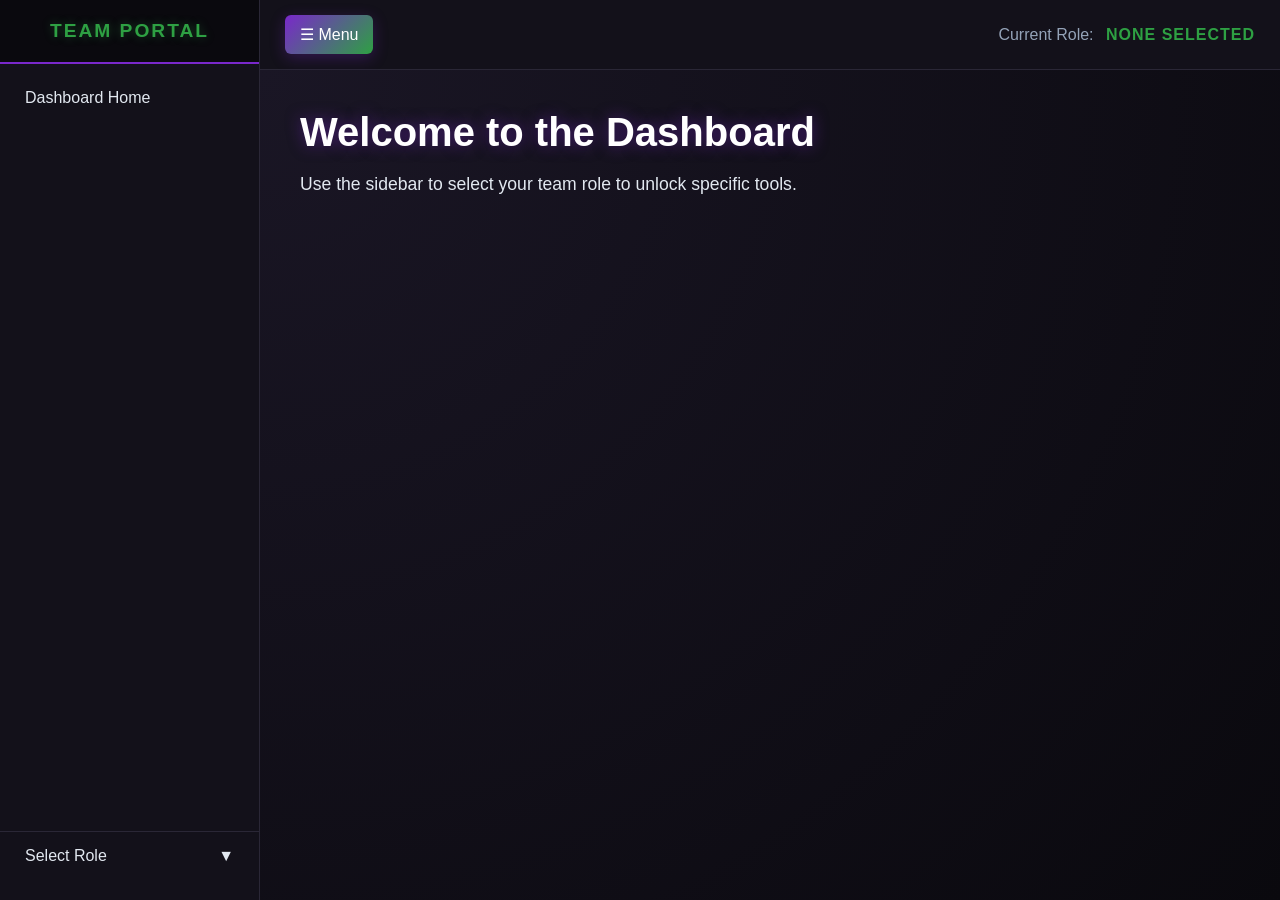
<file: Frontend/index.html>
<!DOCTYPE html>
<html lang="en">
<head>
    <meta charset="UTF-8">
    <meta name="viewport" content="width=device-width, initial-scale=1.0">
    <title>Team 4926 Dashboard</title>
    <link rel="stylesheet" href="style.css">
</head>
<body>
    <nav id="sidebar" class="sidebar">
        <div>
            <div class="sidebar-header">
                <h2>Team Portal</h2>
            </div>
            
            <ul class="nav-links">
                <li><a href="#">Dashboard Home</a></li>
                <li id="whiteboard-link" style="display: none;">
                    <a href="Drawing/drawing_Index.html">Whiteboard Tool</a>
                </li> 
                <li id="battery-link" style="display: none;">
                    <a href="Battery/battery_Index.html">Battery Status</a>
                </li> 
                <li id="pit_checklist-link" style="display: none;">
                    <a href="Pit_Checklist/pit_Checklist_Index.html">Pit Checklist</a>
                </li> 
                <li id="auton_draw-link" style="display: none;">
                    <a href="Auton_Draw/auton_Draw_Index.html">Autonomous Path Planner</a>
                </li> 
                <li id="strategy-link" style="display: none;">
                    <a href="Strategy/strategy_Index.html">Strategy Tool</a>
                </li> 
                <li id="pit_scout-link" style="display: none;">
                    <a href="Pit_Scout/pit_Scout_Index.html">Pit Scouting</a>
                </li> 
                <li id="strategy_dashboard-link" style="display: none;">
                    <a href="strategy_Dashboard/strategy_Dashboard_Index.html">Strategy Dashboard</a>
                </li> 
            </ul>
        </div>

        <div class="sidebar-bottom">
            <div class="dropdown-container">
                <button class="dropdown-btn" id="role-btn">
                    Select Role <span class="arrow">&#9660;</span>
                </button>
                <ul class="dropdown-menu" id="role-menu">
                    <li><a href="#" class="role-option" data-role="Pit Scout">Pit Scout</a></li>
                    <li><a href="#" class="role-option" data-role="Scout">Scout</a></li>
                    <li><a href="#" class="role-option" data-role="Lead Scout">Lead Scout</a></li>
                    <li><a href="#" class="role-option" data-role="Pit Crew">Pit Crew</a></li>
                    <li><a href="#" class="role-option" data-role="Drive Team">Drive Team</a></li>
                </ul>
            </div>
        </div>
    </nav>

    <main id="main-content" class="main-content">
        <header>
            <button id="toggle-btn" class="toggle-btn">&#9776; Menu</button>
            <div class="user-status">
                Current Role: <span id="current-role-display" class="highlight">None Selected</span>
            </div>
        </header>
        
        <div class="content-area">
            <h1>Welcome to the Dashboard</h1>
            <p>Use the sidebar to select your team role to unlock specific tools.</p>
        </div>
    </main>

    <script src="script.js"></script>
</body>
</html>
</file>
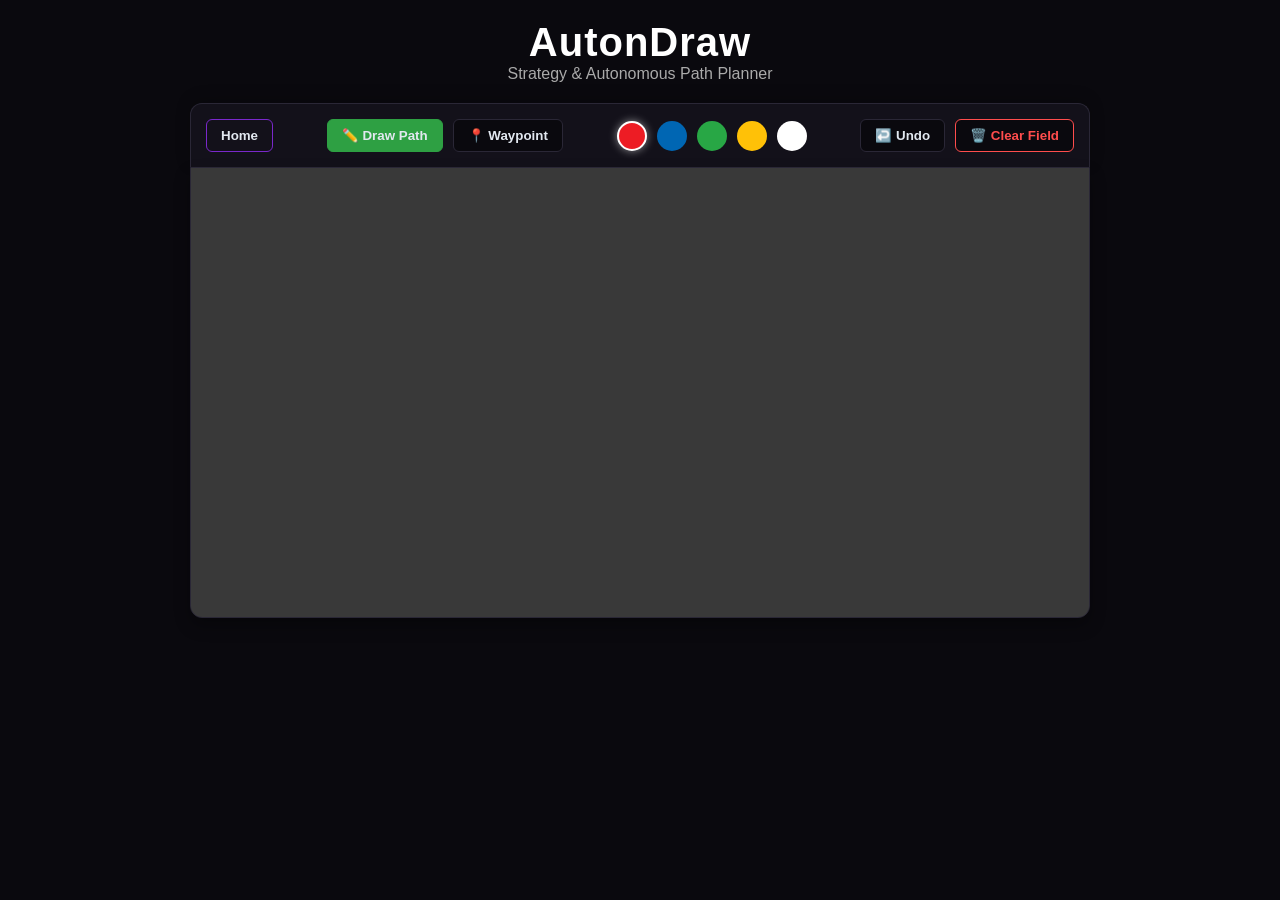
<file: Frontend/Auton_Draw/auton_Draw_Index.html>
<!DOCTYPE html>
<html lang="en">
<head>
  <meta charset="UTF-8">
  <meta name="viewport" content="width=device-width, initial-scale=1.0">
  <title>AutonDraw - FRC Path Planner</title>
  <link rel="stylesheet" href="auton_Draw_Style.css">
</head>
<body>

  <div class="container">
    <header>
      <h1>AutonDraw</h1>
      <p>Strategy & Autonomous Path Planner</p>
    </header>

    <div class="toolbar">

      <div class="tool-group">
        <button id="homeBtn" class="btn btn-home">Home</button>
      </div>
      
      <div class="tool-group">
        <button class="btn tool-btn active" data-tool="draw">✏️ Draw Path</button>
        <button class="btn tool-btn" data-tool="waypoint">📍 Waypoint</button>
      </div>

      <div class="tool-group">
        <button class="color-btn active" style="background-color: #ed1c24;" data-color="#ed1c24" title="Red Alliance"></button>
        <button class="color-btn" style="background-color: #0066b3;" data-color="#0066b3" title="Blue Alliance"></button>
        <button class="color-btn" style="background-color: #28a745;" data-color="#28a745" title="Green"></button>
        <button class="color-btn" style="background-color: #ffc107;" data-color="#ffc107" title="Yellow"></button>
        <button class="color-btn" style="background-color: #ffffff;" data-color="#ffffff" title="White"></button>
      </div>

      <div class="tool-group">
        <button class="btn" id="undoBtn">↩️ Undo</button>
        <button class="btn btn-clear" id="clearBtn">🗑️ Clear Field</button>
      </div>
    </div>

    <div class="canvas-container">
      <canvas id="fieldCanvas" width="800" height="400"></canvas>
    </div>
  </div>

  <script src="auton_Draw_Script.js"></script>
</body>
</html>
</file>
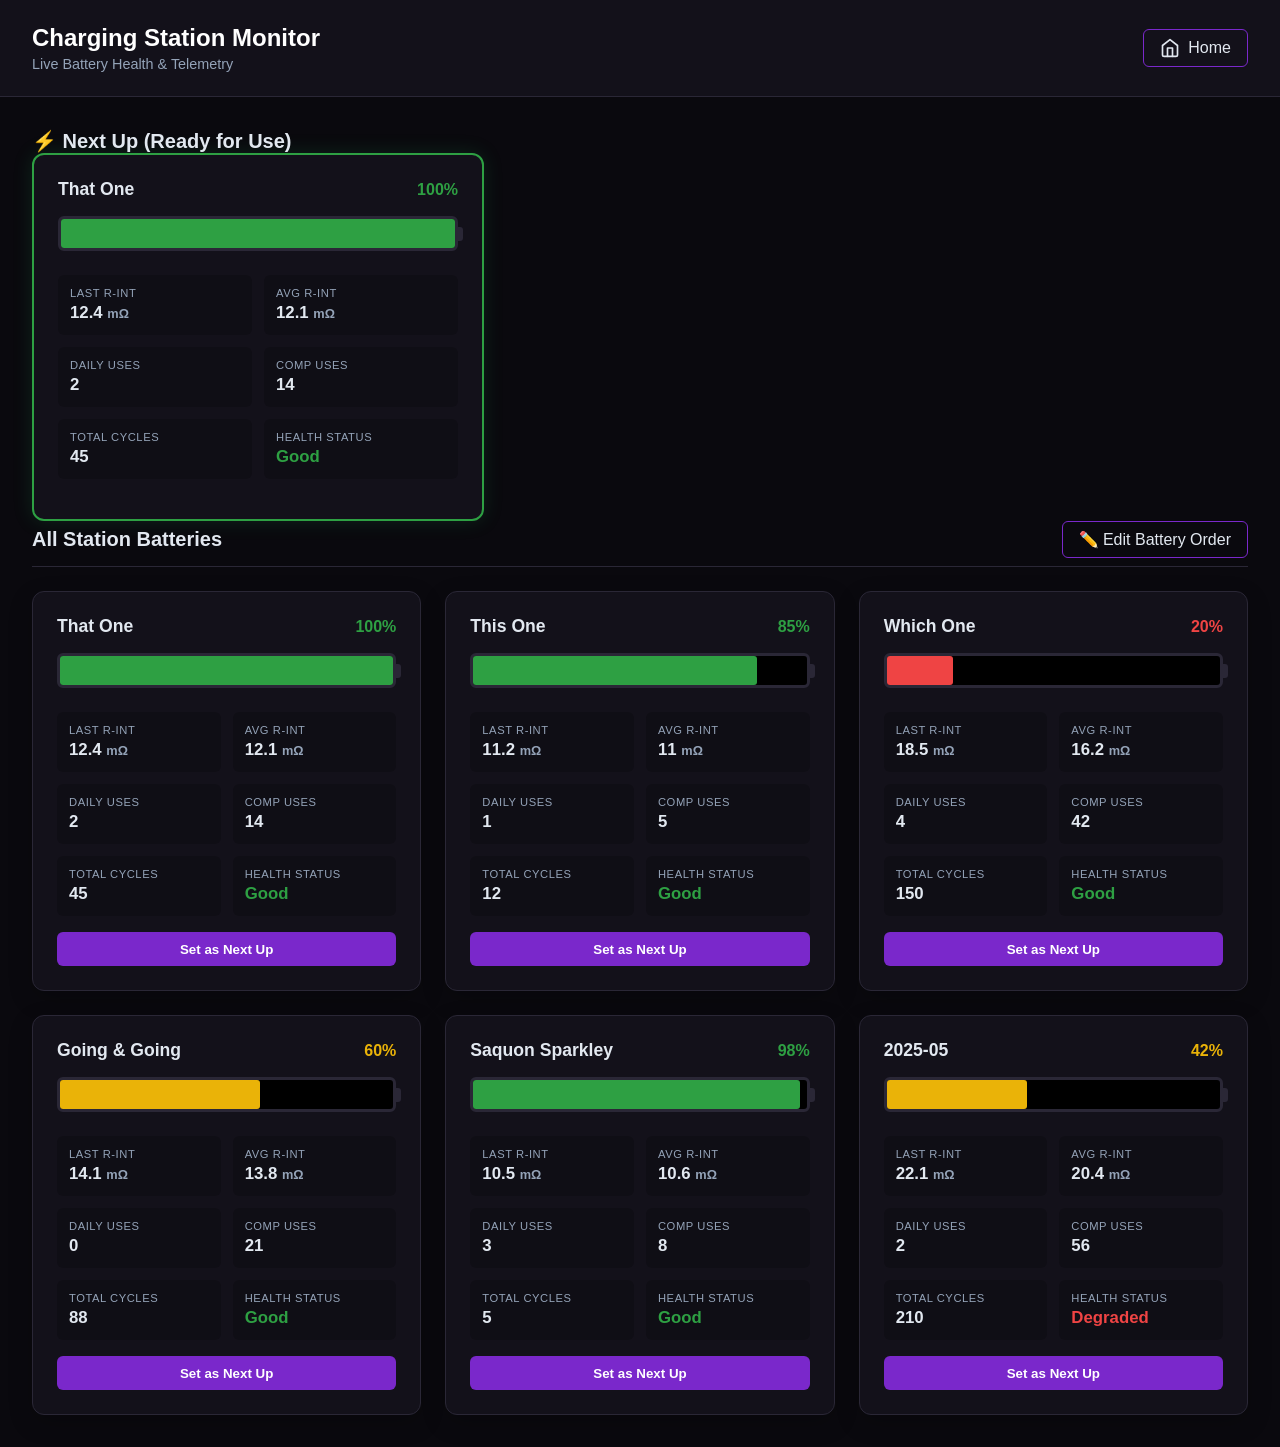
<file: Frontend/Battery/battery_Index.html>
<!DOCTYPE html>
<html lang="en">
<head>
    <meta charset="UTF-8">
    <meta name="viewport" content="width=device-width, initial-scale=1.0">
    <title>Battery Station Dashboard</title>
    <link rel="stylesheet" href="battery_Style.css">
</head>
<body>
    <header>
        <div class="header-titles">
            <h1>Charging Station Monitor</h1>
            <p class="subtitle">Live Battery Health & Telemetry</p>
        </div>
        <button class="home-btn" onclick="window.location.href='/Frontend/index.html'">
            <svg width="20" height="20" viewBox="0 0 24 24" fill="none" stroke="currentColor" stroke-width="2" stroke-linecap="round" stroke-linejoin="round"><path d="M3 9l9-7 9 7v11a2 2 0 0 1-2 2H5a2 2 0 0 1-2-2z"></path><polyline points="9 22 9 12 15 12 15 22"></polyline></svg>
            Home
        </button>
    </header>

    <main>
        <section class="next-up-section">
            <h2>⚡ Next Up (Ready for Use)</h2>
            <div id="next-up-container">
                </div>
        </section>

        <section class="grid-section">
            <div class="section-header">
                <h2>All Station Batteries</h2>
                <button id="edit-order-btn" class="action-btn" onclick="toggleEditMode()">
                    ✏️ Edit Battery Order
                </button>
            </div>
            <div id="battery-grid" class="grid">
                </div>
        </section>
    </main>

    <script src="battery_Script.js"></script>
</body>
</html>
</file>
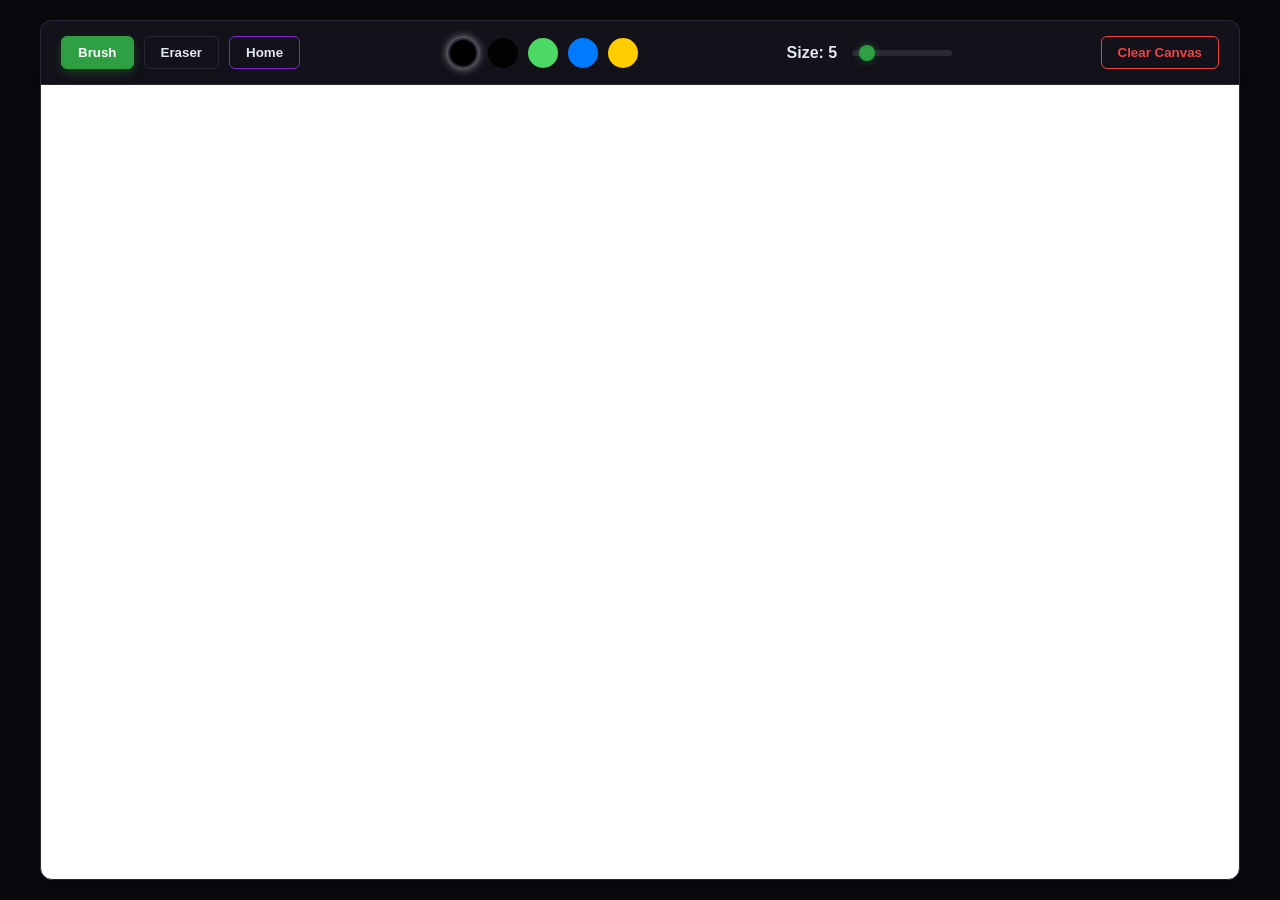
<file: Frontend/Drawing/drawing_Index.html>
<!DOCTYPE html>
<html lang="en">
<head>
    <meta charset="UTF-8">
    <meta name="viewport" content="width=device-width, initial-scale=1.0">
    <title>Team 4926 GalacTech Webapp</title>
    <link rel="stylesheet" href="drawing_Style.css">
</head>
<body>
    <div class="app-container">
        <div class="toolbar">
            <div class="tool-group">
                <button id="btn-brush" class="tool-btn active">Brush</button>
                <button id="btn-eraser" class="tool-btn">Eraser</button>
                <button id="btn-home" class="tool-btn" onclick="window.location.href='/Frontend/index.html'">Home</button>
            </div>
            
            <div class="tool-group colors">
                <div class="color-swatch active" style="background-color: #000000;" data-color="#000000"></div>
                <div class="color-swatch" style="background-color: #020202;" data-color="#FF3B30"></div>
                <div class="color-swatch" style="background-color: #4CD964;" data-color="#4CD964"></div>
                <div class="color-swatch" style="background-color: #007AFF;" data-color="#007AFF"></div>
                <div class="color-swatch" style="background-color: #FFCC00;" data-color="#FFCC00"></div>
            </div>

            <div class="tool-group">
                <label for="brush-size">Size: <span id="size-label">5</span></label>
                <input type="range" id="brush-size" min="1" max="50" value="5">
            </div>

            <div class="tool-group">
                <button id="btn-clear" class="action-btn">Clear Canvas</button>
            </div>
        </div>

        <div class="canvas-container">
            <canvas id="drawing-canvas"></canvas>
        </div>
    </div>

    <script src="drawing_Script.js"></script>
</body>
</html>
</file>
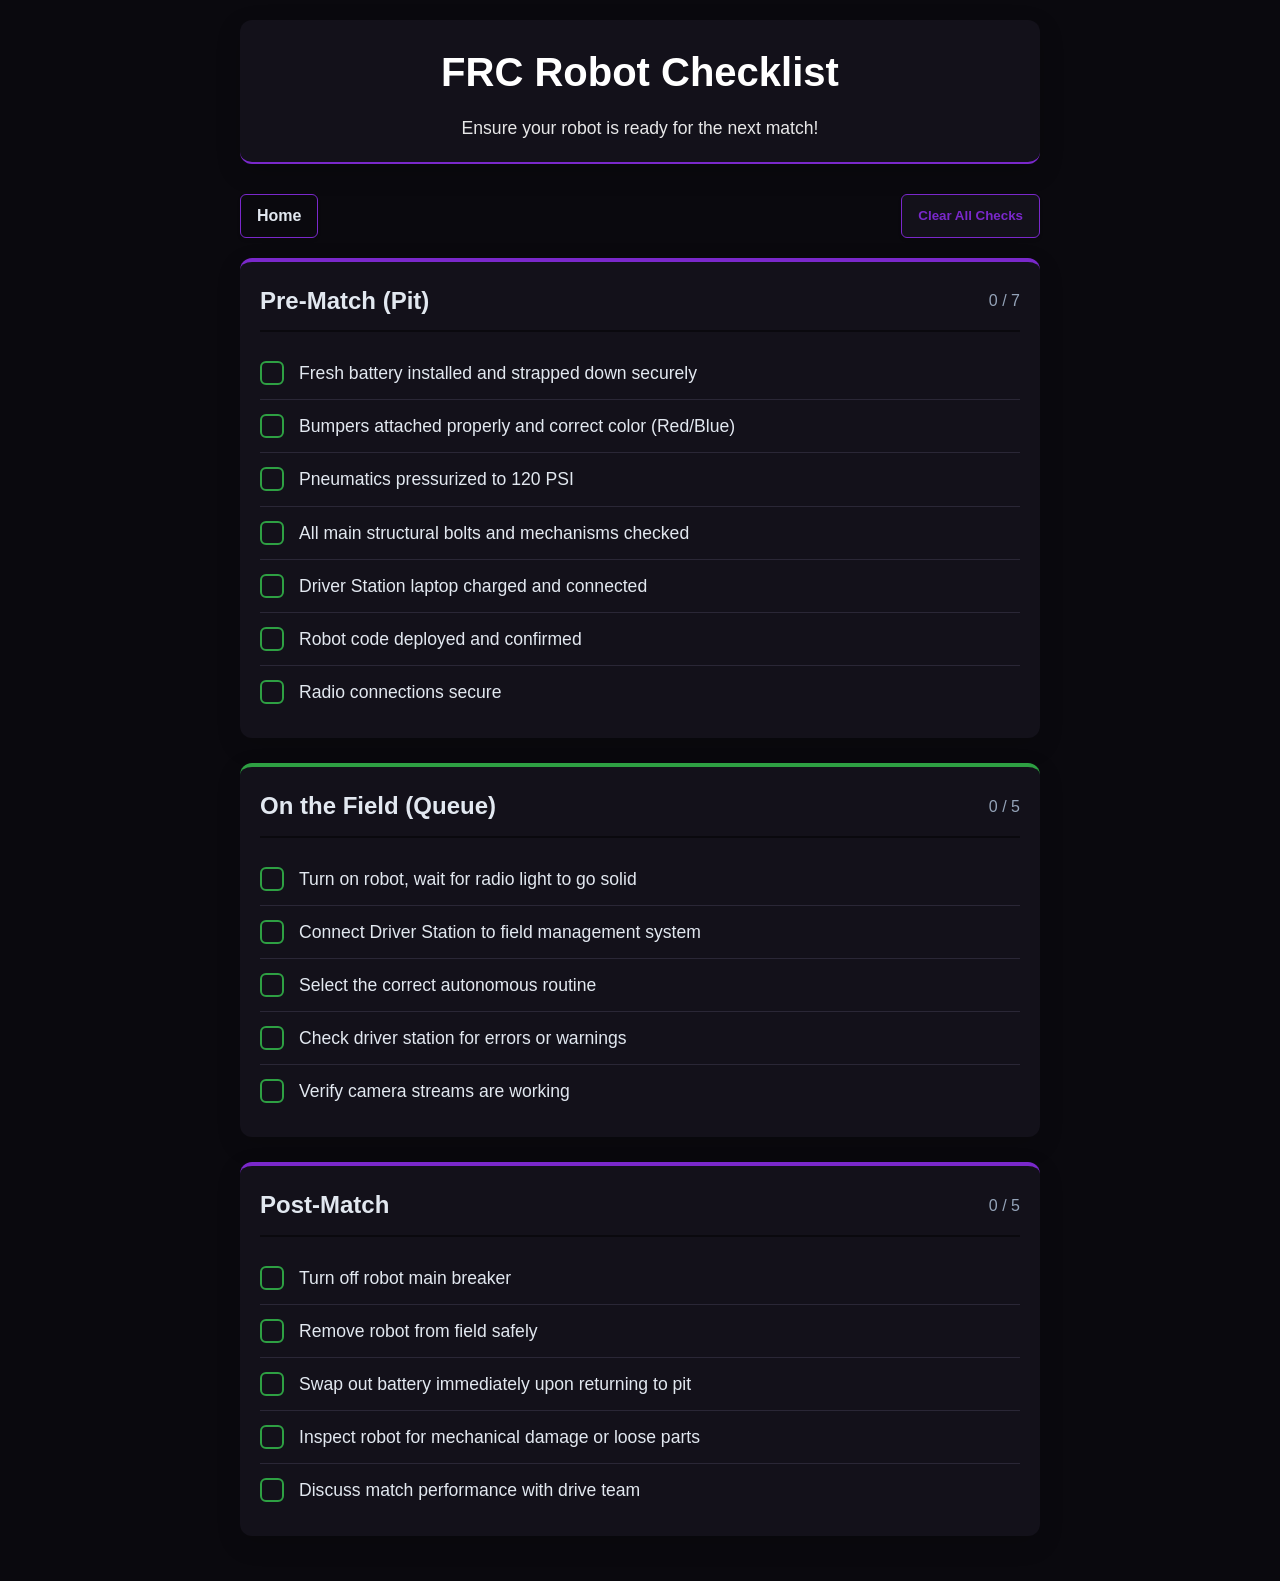
<file: Frontend/Pit_Checklist/pit_Checklist_Index.html>
<!DOCTYPE html>
<html lang="en">
<head>
  <meta charset="UTF-8">
  <meta name="viewport" content="width=device-width, initial-scale=1.0">
  <title>FRC Team Checklist</title>
  <link rel="stylesheet" href="pit_Checklist_Style.css">
</head>
<body>

  <div class="container">
    <header>
      <h1>FRC Robot Checklist</h1>
      <p>Ensure your robot is ready for the next match!</p>
    </header>

    <div class="controls">
      <a href="../index.html" id="homeBtn" class="btn btn-home">Home</a>
      <button class="btn btn-clear" id="clearAllBtn">Clear All Checks</button>
    </div>

    <div id="checklist-container">
      </div>
  </div>

  <script src="pit_Checklist_Script.js"></script>
</body>
</html>
</file>
<file: Frontend/style.css>
/* --- GalacTech FRC 4926 Theme --- */
/* Deep space dark mode with Groovin' Green accents */

* { 
    box-sizing: border-box; 
    margin: 0; 
    padding: 0; 
    font-family: 'Segoe UI', Tahoma, Geneva, Verdana, sans-serif; 
}

body { 
    display: flex; 
    height: 100vh; 
    background-color: #0a090e; /* Deep space dark purple-grey */
    color: #e2e8f0; /* Crisp light gray */
    overflow: hidden; 
}

/* --- Sidebar Styles --- */
.sidebar { 
    width: 260px; 
    background: #13111a; /* Sleek dark card background */
    color: white; 
    transition: width 0.3s ease; 
    display: flex; 
    flex-direction: column; 
    justify-content: space-between; 
    white-space: nowrap; 
    border-right: 1px solid #2a2736;
    box-shadow: 4px 0 15px rgba(0, 0, 0, 0.2);
}

.sidebar.collapsed { 
    width: 0; 
    border-right: none;
    box-shadow: none;
}

.sidebar-header { 
    padding: 20px; 
    background: #0a090e; 
    text-align: center; 
    border-bottom: 2px solid #7a28cb; /* GalacTech Purple Accent */
}

.sidebar-header h2 {
    color: #2ea043; 
    text-transform: uppercase;
    letter-spacing: 2px;
    font-size: 1.2rem;
    text-shadow: 0 0 10px rgba(46, 160, 67, 0.4);
}

.nav-links { 
    list-style: none; 
    padding: 10px 0; 
}

.nav-links li a, .dropdown-btn { 
    display: block; 
    padding: 15px 25px; 
    color: #e2e8f0; 
    text-decoration: none; 
    font-size: 16px; 
    border: none; 
    background: none; 
    width: 100%; 
    text-align: left; 
    cursor: pointer; 
    transition: all 0.2s ease; 
}

.nav-links li a:hover, .dropdown-btn:hover { 
    background: rgba(122, 40, 203, 0.15); /* Soft purple glow */
    color: #2ea043; /* Green text highlight */
}

/* --- Bottom Sidebar Section --- */
.sidebar-bottom {
    margin-top: auto; 
    background: #13111a; 
    padding-bottom: 20px; 
    border-top: 1px solid #2a2736;
}

.sidebar-bottom .dropdown-container {
    width: 100%;
}

/* --- Dropdown Styles --- */
.dropdown-menu { 
    list-style: none; 
    background: #0a090e; 
    display: none; 
}

.dropdown-menu.show { 
    display: block; 
    border-left: 3px solid #7a28cb; /* Purple left border */
}

.dropdown-menu a { 
    padding-left: 45px; 
    font-size: 14px; 
    color: #94a3b8;
}

.dropdown-menu a:hover {
    color: #2ea043;
    background: transparent;
    padding-left: 50px; /* Cool slight indent animation on hover */
}

.arrow { 
    float: right; 
    transition: transform 0.3s; 
}

.dropdown-btn.active .arrow { 
    transform: rotate(180deg); 
}

.dropdown-btn.active {
    color: #2ea043;
}

/* --- Main Content Styles --- */
.main-content { 
    flex: 1; 
    display: flex; 
    flex-direction: column; 
    min-width: 0; 
}

header { 
    background: #13111a; 
    padding: 15px 25px; 
    border-bottom: 1px solid #2a2736;
    display: flex; 
    justify-content: space-between; 
    align-items: center; 
}

.toggle-btn { 
    background: linear-gradient(135deg, #7a28cb, #2ea043); /* Purple to Green */
    color: white; 
    border: none; 
    padding: 10px 15px; 
    cursor: pointer; 
    border-radius: 6px; 
    font-size: 16px; 
    transition: transform 0.2s, box-shadow 0.2s;
    box-shadow: 0 4px 15px rgba(122, 40, 203, 0.3);
}

.toggle-btn:hover { 
    transform: translateY(-2px);
    box-shadow: 0 6px 20px rgba(46, 160, 67, 0.4);
}

.user-status { 
    font-weight: 500; 
    color: #94a3b8; 
}

.highlight { 
    color: #2ea043; 
    font-weight: bold;
    text-transform: uppercase;
    letter-spacing: 1px;
    padding-left: 8px;
}

.content-area { 
    padding: 40px; 
    overflow-y: auto; 
    background: radial-gradient(circle at top left, #1a1625, #0a090e); /* Deep purple-tinted space gradient */
    height: 100%;
}

.content-area h1 {
    margin-bottom: 15px;
    color: #ffffff;
    font-size: 2.5rem;
    text-shadow: 0px 0px 15px rgba(122, 40, 203, 0.5); /* Purple glow */
}

.content-area p {
    font-size: 1.1rem;
    line-height: 1.6;
    max-width: 600px;
}
</file>
<file: Frontend/Auton_Draw/auton_Draw_Style.css>
:root {
  --primary-color: #2ea043;
  --secondary-color: #7a28cb;
  --bg-color: #0a090e;
  --panel-bg: #13111a;
  --text-color: #e2e8f0;
  --border-color: #2a2736;
  --hover-bg: #1f1c29;
}

* {
  box-sizing: border-box;
  margin: 0;
  padding: 0;
  font-family: 'Segoe UI', Tahoma, Geneva, Verdana, sans-serif;
}

body {
  background-color: var(--bg-color);
  color: var(--text-color);
  padding: 20px;
  display: flex;
  justify-content: center;
}

.container {
  max-width: 900px;
  width: 100%;
}

header {
  text-align: center;
  margin-bottom: 20px;
}

header h1 {
  font-size: 2.5rem;
  letter-spacing: 1px;
  color: #ffffff;
}

header p {
  color: #aaaaaa;
}

.toolbar {
  background-color: var(--panel-bg);
  padding: 15px;
  border-radius: 12px 12px 0 0;
  display: flex;
  flex-wrap: wrap;
  justify-content: space-between;
  align-items: center;
  border: 1px solid var(--border-color);
  box-shadow: 0 -4px 15px rgba(0,0,0,0.2);
  border-bottom: none;
}

.tool-group {
  display: flex;
  gap: 10px;
  align-items: center;
}

.btn {
  background-color: var(--bg-color);
  color: var(--text-color);
  border: 1px solid var(--border-color);
  padding: 8px 14px;
  border-radius: 6px;
  cursor: pointer;
  font-weight: 600;
  transition: all 0.2s;
}

.btn:hover {
  background-color: var(--hover-bg);
}

.btn.active {
  background-color: var(--primary-color);
  border-color: var(--primary-color);
}

.btn-home {
  background-color: transparent;
  color: var(--text-color);
  border-color: var(--secondary-color);
}

.btn-home:hover {
  background-color: var(--secondary-color);
  color: white;
  box-shadow: 0 4px 15px rgba(122, 40, 203, 0.3);
}

.btn-clear {
  color: #ff4d4d;
  border-color: #ff4d4d;
}

.btn-clear:hover {
  background-color: #ff4d4d;
  color: white;
}

.color-btn {
  width: 30px;
  height: 30px;
  border-radius: 50%;
  border: 2px solid transparent;
  cursor: pointer;
  transition: transform 0.2s;
}

.color-btn:hover {
  transform: scale(1.1);
}

.color-btn.active {
  border: 2px solid #ffffff;
  box-shadow: 0 0 8px rgba(255,255,255,0.5);
}

.canvas-container {
  background-color: #222;
  background-image: url('https://firstfrc.blob.core.windows.net/frc2026/Manual/HTML/2026GameManual_files/image035.png'); /* Replace with actual 2026 field image URL when released */
  background-size: contain;
  background-repeat: no-repeat;
  background-position: center;
  border: 1px solid var(--border-color);
  border-radius: 0 0 12px 12px;
  overflow: hidden;
  box-shadow: 0 8px 16px rgba(0,0,0,0.3);
}

canvas {
  display: block;
  cursor: crosshair;
  width: 100%;
  height: auto;
  /* This prevents the browser from doing weird touch behaviors on mobile */
  touch-action: none; 
}

#fieldCanvas {
  background: rgba(255, 255, 255, 0.1); /* Slight overlay to keep field visible but allow drawing clarity */
}
</file>
<file: Frontend/Battery/battery_Style.css>
:root {
    --bg-color: #0a090e;
    --surface-color: #13111a;
    --text-primary: #e2e8f0;
    --text-secondary: #94a3b8;
    --border-color: #2a2736;
    
    --success: #2ea043;
    --warning: #eab308;
    --danger: #ef4444;
    --action: #7a28cb; /* Purple action buttons */
    --action-hover: #5d1d9c;
}

body {
    margin: 0;
    font-family: -apple-system, BlinkMacSystemFont, "Segoe UI", Roboto, Helvetica, Arial, sans-serif;
    background-color: var(--bg-color);
    color: var(--text-primary);
}

header {
    display: flex;
    justify-content: space-between;
    align-items: center;
    padding: 1.5rem 2rem;
    background-color: var(--surface-color);
    border-bottom: 1px solid var(--border-color);
}

header h1 { margin: 0; font-size: 1.5rem; color: #ffffff; }
.subtitle { margin: 0.25rem 0 0 0; color: var(--text-secondary); font-size: 0.9rem; }

.home-btn, .action-btn {
    display: flex;
    align-items: center;
    gap: 0.5rem;
    background-color: transparent;
    border: 1px solid var(--action);
    color: var(--text-primary);
    padding: 0.5rem 1rem;
    border-radius: 6px;
    cursor: pointer;
    font-size: 1rem;
    transition: all 0.2s ease;
}

.home-btn:hover, .action-btn:hover { 
    background-color: var(--action); 
    color: white;
    box-shadow: 0 4px 15px rgba(122, 40, 203, 0.3);
}

main {
    padding: 2rem;
    max-width: 1400px;
    margin: 0 auto;
}

.section-header {
    display: flex;
    justify-content: space-between;
    align-items: center;
    margin-bottom: 1.5rem;
    padding-bottom: 0.5rem;
    border-bottom: 1px solid var(--border-color);
}

h2 { margin: 0; font-size: 1.25rem; }

/* Grid and Cards */
.grid {
    display: grid;
    grid-template-columns: repeat(auto-fill, minmax(300px, 1fr));
    gap: 1.5rem;
}

.battery-card {
    background-color: var(--surface-color);
    padding: 1.5rem;
    border-radius: 12px;
    border: 1px solid var(--border-color);
    box-shadow: 0 8px 24px rgba(0, 0, 0, 0.2);
    display: flex;
    flex-direction: column;
}

#next-up-container .battery-card {
    max-width: 400px;
    border: 2px solid var(--success);
    box-shadow: 0 0 20px rgba(34, 197, 94, 0.15);
}

.battery-header {
    display: flex;
    justify-content: space-between;
    align-items: center;
    margin-bottom: 1rem;
}

.battery-header h3 { margin: 0; font-size: 1.1rem; }
.manual-badge { font-size: 0.75rem; background: var(--action); padding: 0.2rem 0.5rem; border-radius: 4px; margin-left: 0.5rem;}

.battery-graphic {
    width: 100%;
    height: 35px;
    border: 3px solid var(--border-color);
    border-radius: 6px;
    position: relative;
    margin-bottom: 1.5rem;
    background-color: #000;
    box-sizing: border-box;
}

.battery-graphic::after {
    content: '';
    position: absolute;
    right: -8px;
    top: 50%;
    transform: translateY(-50%);
    width: 5px;
    height: 14px;
    background: var(--border-color);
    border-radius: 0 3px 3px 0;
}

.battery-level { height: 100%; border-radius: 3px; transition: width 1s ease-in-out; }

/* Stats */
.stats-grid {
    display: grid;
    grid-template-columns: 1fr 1fr;
    gap: 0.75rem;
    margin-bottom: 1rem;
}

.stat-item { background-color: rgba(0,0,0,0.2); padding: 0.75rem; border-radius: 6px; }
.stat-label { color: var(--text-secondary); font-size: 0.7rem; text-transform: uppercase; letter-spacing: 0.05em; margin-bottom: 0.25rem; }
.stat-value { font-size: 1.05rem; font-weight: 600; }
.stat-unit { font-size: 0.8rem; color: var(--text-secondary); }

/* Buttons & Controls */
.card-buttons {
    display: flex;
    flex-direction: column;
    gap: 0.5rem;
    margin-top: auto;
}

.set-next-btn {
    background-color: var(--action);
    color: white;
    border: none;
    padding: 0.6rem;
    border-radius: 6px;
    cursor: pointer;
    font-weight: 600;
    transition: background 0.2s;
}

.set-next-btn:hover { background-color: var(--action-hover); }
.set-next-btn:disabled { background-color: var(--border-color); cursor: not-allowed; color: var(--text-secondary); }

.edit-controls {
    display: none; /* Hidden by default */
    gap: 0.5rem;
}

/* Edit Mode Active */
.editing-mode .edit-controls { display: flex; }
.editing-mode .set-next-btn { display: none; }

.move-btn {
    flex: 1;
    background: transparent;
    border: 1px solid var(--text-secondary);
    color: var(--text-primary);
    padding: 0.5rem;
    border-radius: 4px;
    cursor: pointer;
}
.move-btn:hover { background: rgba(255,255,255,0.1); }
.move-btn:disabled { opacity: 0.3; cursor: not-allowed; }
</file>
<file: Frontend/Drawing/drawing_Style.css>
:root {
    --primary-color: #2ea043;
    --secondary-color: #7a28cb;
    --bg-color: #0a090e;
    --panel-bg: #13111a;
    --text-color: #e2e8f0;
    --border-color: #2a2736;
    --hover-bg: #1f1c29;
}

* {
    box-sizing: border-box;
    margin: 0;
    padding: 0;
    font-family: 'Segoe UI', Tahoma, Geneva, Verdana, sans-serif;
}

body {
    background-color: var(--bg-color);
    color: var(--text-color);
    display: flex;
    height: 100vh;
    overflow: hidden;
    justify-content: center;
    align-items: center;
    padding: 20px;
}

.app-container {
    display: flex;
    flex-direction: column;
    width: 100%;
    max-width: 1200px;
    height: 100%;
    background-color: var(--bg-color);
}

.toolbar {
    background-color: var(--panel-bg);
    padding: 15px 20px;
    border-radius: 12px 12px 0 0;
    display: flex;
    flex-wrap: wrap;
    justify-content: space-between;
    align-items: center;
    border: 1px solid var(--border-color);
    box-shadow: 0 -4px 15px rgba(0,0,0,0.2);
    border-bottom: none;
    gap: 15px;
}

.tool-group {
    display: flex;
    gap: 10px;
    align-items: center;
}

.tool-btn, .action-btn {
    background-color: transparent;
    color: var(--text-color);
    border: 1px solid var(--border-color);
    padding: 8px 16px;
    border-radius: 6px;
    cursor: pointer;
    font-weight: 600;
    transition: all 0.2s;
}

.tool-btn:hover, .action-btn:hover {
    background-color: var(--hover-bg);
}

.tool-btn.active {
    background-color: var(--primary-color);
    border-color: var(--primary-color);
    color: white;
    box-shadow: 0 4px 10px rgba(46, 160, 67, 0.3);
}

/* Target the home button specifically */
#btn-home {
    border-color: var(--secondary-color);
}

#btn-home:hover {
    background-color: var(--secondary-color);
    color: white;
    box-shadow: 0 4px 15px rgba(122, 40, 203, 0.3);
}

/* Target the clear button specifically */
#btn-clear {
    border-color: #ef4444;
    color: #ef4444;
}

#btn-clear:hover {
    background-color: #ef4444;
    color: white;
    box-shadow: 0 4px 15px rgba(239, 68, 68, 0.3);
}

.color-swatch {
    width: 30px;
    height: 30px;
    border-radius: 50%;
    border: 2px solid transparent;
    cursor: pointer;
    transition: transform 0.2s;
}

.color-swatch:hover {
    transform: scale(1.1);
}

.color-swatch.active {
    border: 2px solid var(--border-color);
    box-shadow: 0 0 10px rgba(255,255,255,0.7);
}

.canvas-container {
    flex-grow: 1;
    background-color: #ffffff; /* Actual white drawing surface */
    border: 1px solid var(--border-color);
    border-radius: 0 0 12px 12px;
    overflow: hidden;
    box-shadow: 0 8px 24px rgba(0,0,0,0.3);
    position: relative;
}

canvas {
    display: block;
    width: 100%;
    height: 100%;
    cursor: crosshair;
    touch-action: none;
}

label {
    font-weight: 600;
    margin-right: 5px;
}

/* Custom Range Slider */
input[type=range] {
    -webkit-appearance: none;
    background: transparent;
    width: 100px;
}

input[type=range]:focus {
    outline: none;
}

input[type=range]::-webkit-slider-runnable-track {
    width: 100%;
    height: 6px;
    cursor: pointer;
    background: var(--border-color);
    border-radius: 3px;
}

input[type=range]::-webkit-slider-thumb {
    height: 16px;
    width: 16px;
    border-radius: 50%;
    background: var(--primary-color);
    cursor: pointer;
    -webkit-appearance: none;
    margin-top: -5px;
    box-shadow: 0 0 8px rgba(46, 160, 67, 0.5);
}
</file>
<file: Frontend/Pit_Checklist/pit_Checklist_Style.css>
:root {
  --primary-color: #2ea043; /* GalacTech Green */
  --secondary-color: #7a28cb; /* GalacTech Purple */
  --bg-color: #0a090e; /* Deep space dark */
  --card-bg: #13111a;
  --text-color: #e2e8f0;
  --text-muted: #94a3b8;
  --border-color: #2a2736;
  --success-color: #2ea043;
}

* {
  box-sizing: border-box;
  margin: 0;
  padding: 0;
  font-family: 'Segoe UI', Tahoma, Geneva, Verdana, sans-serif;
}

body {
  background-color: var(--bg-color);
  color: var(--text-color);
  line-height: 1.6;
  padding: 20px;
}

.container {
  max-width: 800px;
  margin: 0 auto;
}

header {
  text-align: center;
  margin-bottom: 30px;
  padding: 20px;
  background: var(--card-bg);
  color: #ffffff;
  border-radius: 12px;
  box-shadow: 0 8px 24px rgba(0,0,0,0.2);
  border-bottom: 2px solid var(--secondary-color);
}

header h1 {
  font-size: 2.5rem;
  font-weight: 700;
  margin-bottom: 10px;
  color: #ffffff;
}

header p {
  font-size: 1.1rem;
  opacity: 0.9;
}

.controls {
  display: flex;
  justify-content: space-between; /* Spaces the Home and Clear buttons apart */
  margin-bottom: 20px;
}

.btn {
  background-color: var(--card-bg);
  border: 1px solid var(--border-color);
  padding: 8px 16px;
  border-radius: 6px;
  cursor: pointer;
  font-weight: 600;
  color: var(--text-color);
  transition: all 0.2s ease;
  box-shadow: 0 2px 4px rgba(0,0,0,0.05);
}

/* Home Button Styles */
.btn-home {
  background-color: transparent;
  color: var(--text-color);
  border-color: var(--secondary-color);
}

.btn-home:hover {
  background-color: var(--secondary-color);
  color: white;
  box-shadow: 0 4px 15px rgba(122, 40, 203, 0.3);
}

/* Clear Button Styles */
.btn-clear {
  color: var(--secondary-color);
  border-color: var(--secondary-color);
}

.btn-clear:hover {
  background-color: var(--secondary-color);
  color: white;
}

.category {
  background: var(--card-bg);
  border-radius: 12px;
  padding: 20px;
  margin-bottom: 25px;
  box-shadow: 0 8px 24px rgba(0,0,0,0.15);
  border-top: 4px solid var(--secondary-color);
}

.category:nth-child(even) {
  border-top: 4px solid var(--primary-color);
}

.category h2 {
  margin-bottom: 15px;
  font-size: 1.5rem;
  color: var(--text-color);
  border-bottom: 2px solid var(--bg-color);
  padding-bottom: 10px;
  display: flex;
  justify-content: space-between;
  align-items: center;
}

.progress {
  font-size: 1rem;
  color: var(--text-muted);
  font-weight: normal;
}

.checklist-item {
  display: flex;
  align-items: center;
  padding: 12px 0;
  border-bottom: 1px solid var(--border-color);
  transition: background-color 0.2s ease;
}

.checklist-item:last-child {
  border-bottom: none;
}

.checklist-item:hover {
  background-color: #1f242c;
}

.custom-checkbox {
  appearance: none;
  -webkit-appearance: none;
  width: 24px;
  height: 24px;
  border: 2px solid var(--primary-color);
  border-radius: 6px;
  margin-right: 15px;
  cursor: pointer;
  position: relative;
  outline: none;
  transition: all 0.2s ease;
}

.custom-checkbox:checked {
  background-color: var(--success-color);
  border-color: var(--success-color);
}

.custom-checkbox:checked::after {
  content: '✔';
  position: absolute;
  color: white;
  font-size: 16px;
  top: 50%;
  left: 50%;
  transform: translate(-50%, -50%);
}

.item-text {
  font-size: 1.1rem;
  cursor: pointer;
  user-select: none;
  flex-grow: 1;
  transition: color 0.2s ease;
}

.checklist-item.checked .item-text {
  text-decoration: line-through;
  color: var(--text-muted);
}

@media (max-width: 600px) {
  header h1 {
    font-size: 2rem;
  }
  .category h2 {
    font-size: 1.3rem;
  }
}

#homeBtn {
  text-decoration: none;
  display: inline-flex;
  align-items: center;
  justify-content: center;
  box-sizing: border-box;
}
</file>
